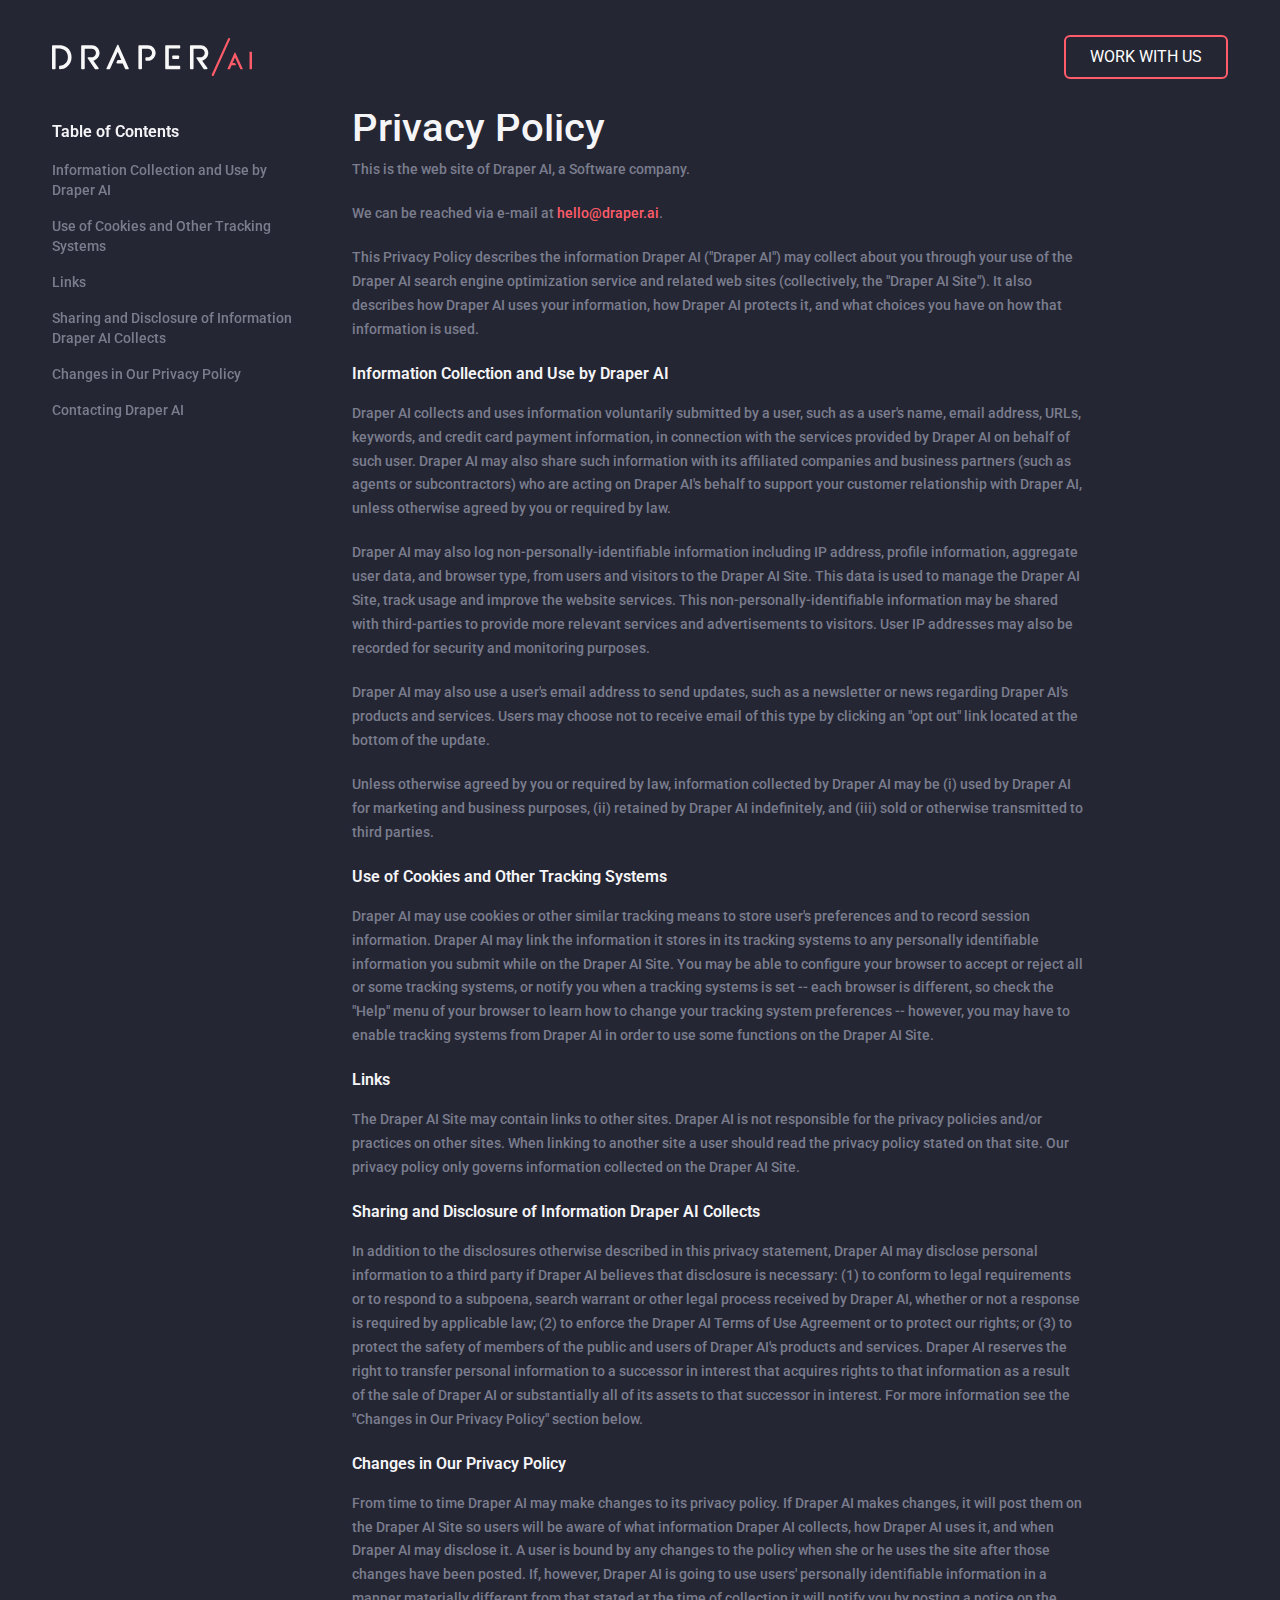
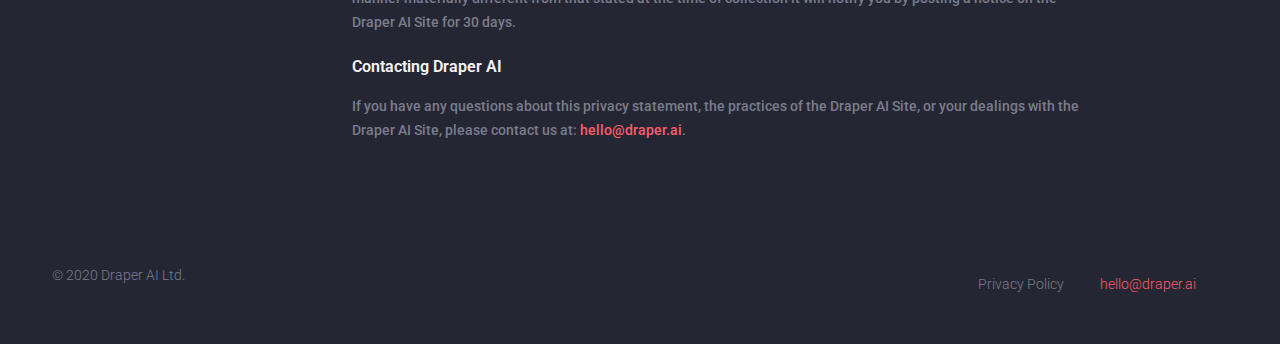
<file: privacy.html>
<!DOCTYPE html>
<html>

<head>
    <title>Draper AI</title>
    <meta charset="utf-8">
    <meta name="viewport" content="width=device-width, initial-scale=1, maximum-scale=1" />
    <meta http-equiv="x-ua-compatible" content="ie=edge">
    <meta http-equiv="Content-Type" content="text/html; charset=UTF-8" />
    <meta name="robots" content="index,follow" />
    <meta name="title" content="Draper AI &mdash; Privacy Policy" />
    <meta name="keywords" content="Draper AI, AI, Machine Learning" />
    <meta name="description" content="Draper AI is the R&amp;D hub for Perpetua. We build advertising automation technology for e-commerce businesses of all sizes." />
    <meta name="revisit-after" content="2 days" />
    <meta property="og:title" content="Draper AI &mdash; Privacy Policy" />
    <meta property="og:image" content="http://www.draper.ai/assets/logo-inverse.png" />
    <meta property="og:site_name" content="Draper AI" />
    <meta property="og:description" content="Draper AI is the R&amp;D hub for Perpetua. We build advertising automation technology for e-commerce businesses of all sizes." />
    <meta property="og:type" content="Company" />
    <meta property="og:url" content="draper.ai" />
    <meta property="og:email" content="hello@draper.ai" />
    <meta property='og:locale' content="en_US" />
    <meta name="author" content="Draper AI" />
    <meta name="publisher" content="Draper AI" />
    <meta name="copyright" content="2020 Draper AI Ltd" />
    <link rel="image_src" href="http://www.draper.ai/assets/logo-inverse.png"/>
    <link rel="canonical" href="http://www.draper.ai/privacy.html" />
    <link rel="stylesheet" type="text/css" href="assets/bootstrap.min.css">
    <link rel="stylesheet" type="text/css" href="assets/style.css">
    <link href="https://fonts.googleapis.com/css?family=Roboto:300,400,500" rel="stylesheet">
    <link rel="icon" type="image/png" href="assets/favicon-32x32.png" sizes="32x32" />
    <link rel="icon" type="image/png" href="assets/favicon-16x16.png" sizes="16x16" />
    <!-- Global site tag (gtag.js) - Google Analytics -->
    <script async src="https://www.googletagmanager.com/gtag/js?id=UA-70676735-9"></script>
    <script>
      window.dataLayer = window.dataLayer || [];
      function gtag(){dataLayer.push(arguments);}
      gtag('js', new Date());
      gtag('config', 'UA-70676735-9', {
        'page_title': 'Homepage - Draper',
        'page_location': 'http://draper.ai/privacy.html',
        'page_path': '/privacy'
        });
    </script>
    <!-- Facebook Pixel Code -->
    <script>
    !function(f,b,e,v,n,t,s)
    {if(f.fbq)return;n=f.fbq=function(){n.callMethod?
    n.callMethod.apply(n,arguments):n.queue.push(arguments)};
    if(!f._fbq)f._fbq=n;n.push=n;n.loaded=!0;n.version='2.0';
    n.queue=[];t=b.createElement(e);t.async=!0;
    t.src=v;s=b.getElementsByTagName(e)[0];
    s.parentNode.insertBefore(t,s)}(window,document,'script',
    'https://connect.facebook.net/en_US/fbevents.js');
     fbq('init', '165251190760903');
     fbq('track', 'PageView');
    </script>
    <noscript>
     <img height="1" width="1"
    src="https://www.facebook.com/tr?id=165251190760903&ev=PageView&noscript=1"/>
    </noscript>
    <!-- End Facebook Pixel Code -->
    <script src="https://ajax.googleapis.com/ajax/libs/jquery/1.11.0/jquery.min.js"></script>
    <script type="text/javascript">
    $(document).ready(function() {
        $(".scroll").click(function() {
            let button = $(this);
            let id = String(button.data('id'));
            $('html, body').animate({
                scrollTop: $("#anchor_"+id).offset().top - 100
            }, 300);
        });
    });
    </script>
</head>

<body>
    <div class="wrapper home">
        <div class="homepage-navbar">
            <div class="hp-topbar container hidden-xs-down">
                <div class="flex-nav">
                    <div class="nav-logo">
                        <a href="index.html">
                            <img class="logo" src="assets/logo.svg">
                        </a>
                    </div>
                    <div class="nav-links">
                        <a href="https://jobs.lever.co/perpetualabs.com" class="btn">Work With Us</a>
                    </div>
                </div>
            </div>
            <div class="hp-topbar container mobile hidden-sm-up">
                <div class="hp-topbar-top">
                    <div class="nav-logo">
                        <a href="index.html">
                            <img class="logo" src="assets/logo.svg">
                        </a>
                    </div>
                </div>
            </div>
        </div>
        <div class="privacy bordered-container">
            <div class="sticky-holder"></div>
            <div class="container privacy">
                <div class="toc">
                    <h3>Table of Contents</h3>
                    <a class="scroll" data-id="1">Information Collection and Use by Draper AI</a>
                    <a class="scroll" data-id="2">Use of Cookies and Other Tracking Systems</a>
                    <a class="scroll" data-id="3">Links</a>
                    <a class="scroll" data-id="4">Sharing and Disclosure of Information Draper AI Collects</a>
                    <a class="scroll" data-id="5">Changes in Our Privacy Policy</a>
                    <a class="scroll" data-id="6">Contacting Draper AI</a>
                </div>
                <div class="contents">
                    <h1> Privacy Policy</h1>
                    <div>
                        <p>This is the web site of Draper AI, a Software company.</p>
                        <p>We can be reached via e-mail at <a href="mailto:hello@draper.ai">hello@draper.ai</a>.</p>
                        <p>This Privacy Policy describes the information Draper AI ("Draper AI") may collect about you through your use of the Draper AI search engine optimization service and related web sites (collectively, the "Draper AI Site"). It also describes how Draper AI uses your information, how Draper AI protects it, and what choices you have on how that information is used.</p>
                    </div>
                    <div id="anchor_1">
                        <h3>Information Collection and Use by Draper AI</h3>
                        <p>Draper AI collects and uses information voluntarily submitted by a user, such as a user's name, email address, URLs, keywords, and credit card payment information, in connection with the services provided by Draper AI on behalf of such user. Draper AI may also share such information with its affiliated companies and business partners (such as agents or subcontractors) who are acting on Draper AI's behalf to support your customer relationship with Draper AI, unless otherwise agreed by you or required by law.</p>
                        <p>Draper AI may also log non-personally-identifiable information including IP address, profile information, aggregate user data, and browser type, from users and visitors to the Draper AI Site. This data is used to manage the Draper AI Site, track usage and improve the website services. This non-personally-identifiable information may be shared with third-parties to provide more relevant services and advertisements to visitors. User IP addresses may also be recorded for security and monitoring purposes.</p>
                        <p>Draper AI may also use a user's email address to send updates, such as a newsletter or news regarding Draper AI's products and services. Users may choose not to receive email of this type by clicking an "opt out" link located at the bottom of the update.</p>
                        <p>Unless otherwise agreed by you or required by law, information collected by Draper AI may be (i) used by Draper AI for marketing and business purposes, (ii) retained by Draper AI indefinitely, and (iii) sold or otherwise transmitted to third parties.</p>
                    </div>
                    <div id="anchor_2">
                        <h3>Use of Cookies and Other Tracking Systems</h3>
                        <p>Draper AI may use cookies or other similar tracking means to store user's preferences and to record session information. Draper AI may link the information it stores in its tracking systems to any personally identifiable information you submit while on the Draper AI Site. You may be able to configure your browser to accept or reject all or some tracking systems, or notify you when a tracking systems is set -- each browser is different, so check the "Help" menu of your browser to learn how to change your tracking system preferences -- however, you may have to enable tracking systems from Draper AI in order to use some functions on the Draper AI Site.</p>
                    </div>
                    <div id="anchor_3">
                        <h3>Links</h3>
                        <p>The Draper AI Site may contain links to other sites. Draper AI is not responsible for the privacy policies and/or practices on other sites. When linking to another site a user should read the privacy policy stated on that site. Our privacy policy only governs information collected on the Draper AI Site.</p>
                    </div>
                    <div id="anchor_4">
                        <h3>Sharing and Disclosure of Information Draper AI Collects</h3>
                        <p>In addition to the disclosures otherwise described in this privacy statement, Draper AI may disclose personal information to a third party if Draper AI believes that disclosure is necessary: (1) to conform to legal requirements or to respond to a subpoena, search warrant or other legal process received by Draper AI, whether or not a response is required by applicable law; (2) to enforce the Draper AI Terms of Use Agreement or to protect our rights; or (3) to protect the safety of members of the public and users of Draper AI's products and services. Draper AI reserves the right to transfer personal information to a successor in interest that acquires rights to that information as a result of the sale of Draper AI or substantially all of its assets to that successor in interest. For more information see the "Changes in Our Privacy Policy" section below.</p>
                    </div>
                    <div id="anchor_5">
                        <h3>Changes in Our Privacy Policy</h3>
                        <p>From time to time Draper AI may make changes to its privacy policy. If Draper AI makes changes, it will post them on the Draper AI Site so users will be aware of what information Draper AI collects, how Draper AI uses it, and when Draper AI may disclose it. A user is bound by any changes to the policy when she or he uses the site after those changes have been posted. If, however, Draper AI is going to use users' personally identifiable information in a manner materially different from that stated at the time of collection it will notify you by posting a notice on the Draper AI Site for 30 days.</p>
                    </div>
                    <div id="anchor_6">
                        <h3>Contacting Draper AI</h3>
                        <p>
                            If you have any questions about this privacy statement, the practices of the Draper AI Site, or your dealings with the Draper AI Site, please contact us at: <a href="mailto:hello@draper.ai">hello@draper.ai</a>.
                        </p>
                    </div>
                </div>
            </div>
        </div>
        <div class="footer">
            <div class="container">
                <div class="item-holder">
                    <div class="item">
                        <p>© 2020 Draper AI Ltd.</p>
                    </div>
                    <div class="item links">
                        <a href="#" class="hidden-xs-down">Privacy Policy</a>
                        <a class="email" href="mailto:hello@draper.ai">hello@draper.ai</a>
                        <a href="#" class="hidden-sm-up">Privacy Policy</a>
                    </div>
                </div>
            </div>
        </div>
    </div>
</body>

</html>
</file>
<file: assets/style.css>
html,
body {
    height: 100%;
    font-family: 'Roboto', sans-serif;
    background: #252633;
}

a,
a:hover,
a:visited,
a:focus {
    text-decoration: none;
    cursor: pointer;
}

.btn {
    display: inline-block;
    padding: 12px 24px;
    border: solid 2px #ff5c6a;
    font-size: 16px;
    text-transform: uppercase;
    color: #ffffff !important;
    border-radius: 6px;
    line-height: 1;
    cursor: pointer;
    transition: all 0.2s ease-in;
}

.btn:hover {
    background-color: #ff5c6a;
    color: #fff;
}

.wrapper {
    display: flex;
    height: 100%;
    flex-direction: column;
    background-size: cover;
}

img.background {
    position: absolute;
    left: 0;
    right: 0;
    bottom: 0;
    top: 0;
    width: 100%;
}

img.mini-logo {
    width: 146px;
    display: inline-block;
    transition: all 0.2s ease-in;
}

.perpetua_link:hover img.mini-logo {
    opacity: 0.4;
}

.banner {
    flex: 1;
    display: flex;
    align-items: center;
    justify-content: center;
}

.banner .holder {
    width: 856px;
    max-width: 100%;
    margin: auto 30px;
    text-align: left;
}

.banner img.logo {
    display: block;
    width: 600px;
    max-width: 100%;
}

.banner .content {
    color: #fff;
    margin-top: 120px;
    display: flex;
    align-items: flex-end;
}

.banner .content .left {
    text-align: left;
    flex: 1;
}

.banner .content p {
    font-size: 16px;
    font-weight: 300;
    letter-spacing: 2px;
    color: #ffffff;
}

.banner .content .right {
    text-align: right;
}

.footer {
    flex-grow: 0;
    flex-shrink: 1;
}

.item-holder {
    padding: 42px 0;
    display: flex;
    justify-content: space-between;
    align-items: center;
}

.footer .item p,
.footer .item a {

    font-size: 14px;
    font-weight: 300;
    color: #7a7d8e;
}

.footer .item a.email {
    color: #ff5c6a;
}

.footer .item.links a:hover {
    opacity: 0.4;
}

.footer .item.links a:not(:last-child) {
    margin-right: 32px;
}

.privacy {
    background: #252633;
    color: #a9adc1;
}

.privacy.container {
    margin-bottom: 80px
}

.sticky-holder {
    height: 106px;
}

.privacy .toc {
    max-width: 240px;
    position: -webkit-sticky;
    position: -moz-sticky;
    position: -o-sticky;
    position: -ms-sticky;
    position: sticky;
    float: left;
    top: 120px;
    z-index: 1
}

.privacy .toc a {
    display: block;
    margin-bottom: 16px;
    font-size: 14px;
    font-weight: 500;
    line-height: 1.43;
    text-align: left;
    color: #7a7d8e;
    cursor: pointer
}

.privacy .toc a:hover {
    text-decoration: none
}

.privacy .contents h1,
.privacy .contents h3 {
    color: #f5f5f8;
}

.privacy .contents {
    max-width: 732px;
    margin-left: 300px
}

.privacy p {
    font-size: 14px;
    font-weight: 500;
    line-height: 1.71;
    color: #7a7d8e;
    margin-bottom: 20px
}

.privacy p a {
    color: #ff5c6a
}

.privacy h3 {
    font-size: 16px;
    margin-top: 0;
    font-weight: 600;
    line-height: 1.5;
    color: #f5f5f8;
    margin-bottom: 16px
}

.homepage-navbar .hp-topbar {
    background: none;
    position: fixed;
    top: 0;
    left: 0;
    right: 0;
    z-index: 1;
    background-color: #252633;
}

.homepage-navbar .hp-topbar .flex-nav {
    display: flex;
    padding: 35px 0;
    align-items: center
}

.homepage-navbar .hp-topbar .flex-nav .nav-logo {
    flex: 0
}

.homepage-navbar .hp-topbar .nav-logo img {
    width: 200px;
}

.homepage-navbar .hp-topbar .flex-nav .nav-links {
    flex: 1;
    text-align: right
}

@media (min-width: 1200px) {
    .container {
        width: 1206px;
        max-width: 100%;
        margin: auto;
    }
}

@media (max-width: 576px) {
    .privacy.container {
        margin: 40px auto;
    }

    .privacy .toc {
        display: none
    }
    .privacy .contents {
        max-width: none;
        margin-left: 0;
        margin: 0 1px
    }
    .privacy .contents h1 {
        font-size: 26px
    }

    .sticky-holder {
        height: 105px;
    }
    .hp-topbar-top {
        padding: 34px 0;
    }
    .item-holder {
        display: block;
        text-align: center;
    }
    .footer .item p,
    .footer .item a {
        display: block;
        margin-bottom: 32px;
        margin-right: 0 !important;
    }
    .footer .item a:last-child {
        margin-bottom: 0px;
    }
    .banner .holder {
        margin: 0 24px;
        text-align: center;
    }
    .banner .content .left {
        text-align: center;
    }
    .banner .content {
        margin-top: 32px;
    }
    .banner img.logo {
        width: 240px;
        margin: auto;
        margin-bottom: 52px;
    }
    .banner .btn {
        width: 272px;
    }
    .wrapper {
        background-size: contain;
    }
}
</file>
